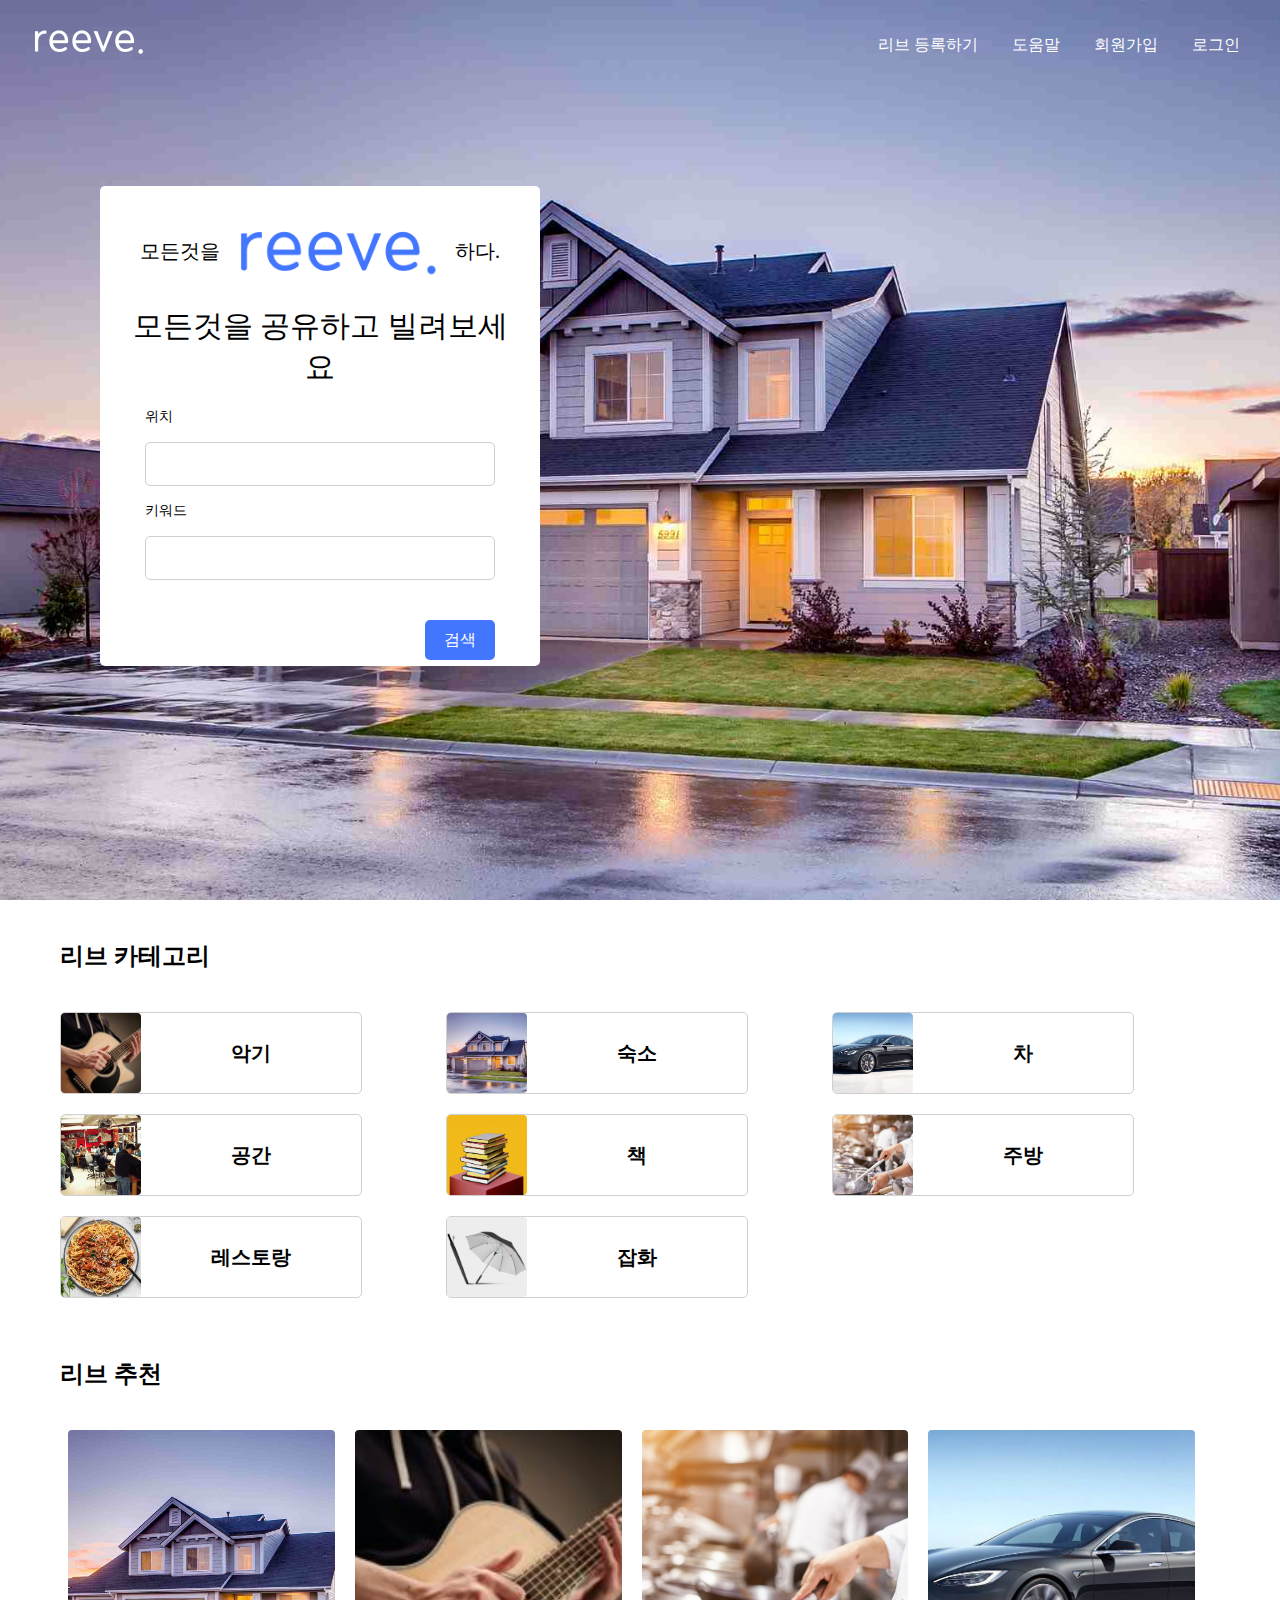
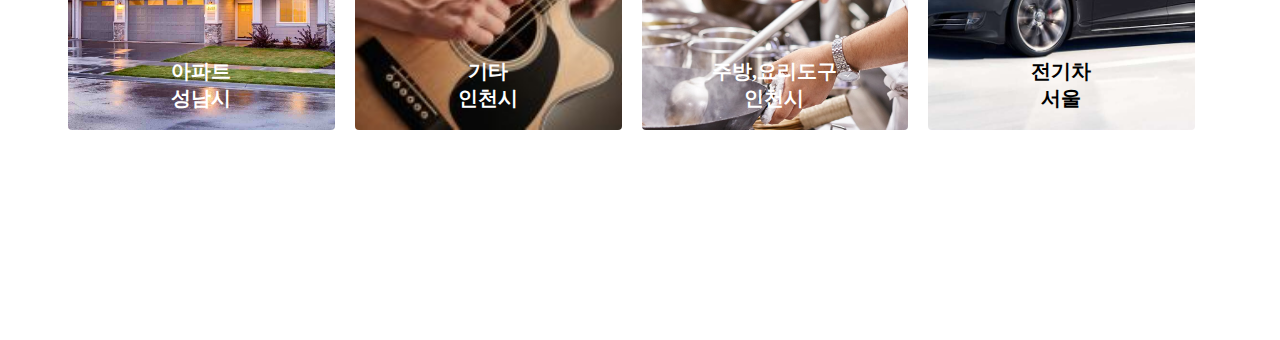
<file: index.html>
<!DOCTYPE html>
<html>

<head>
    <link rel="icon" type="image/ico" href="thumb@2x.png" />
    <title>reeve</title>
    <link rel="stylesheet" type="text/css" href="common.css">
    <script src="javaScript.js"></script>
    <meta name="viewport" content="width=device-width, user-scalable=no">
</head>

<body>
    <div class="backImage"></div>
    <div id="help">
        <span>
            <img src="help@2x.png" alt="">
        </span>
    </div>
    <div id="register">
        <span>
            <img src="register@2x.png" alt="">
        </span>
    </div>
    <nav>
        <div class="tool">
            <span onclick="register()">리브 등록하기</span>
            <span onclick="help()">도움말</span>
            <span>회원가입</span>
            <span onclick="register()">로그인</span>
        </div>
        <div class="logo" onclick="goHome()">
            <img src="reeve_logo_white@2x.png" alt="reeve_logo">
        </div>
        <div class="title">
            <center>
                <div class="everything">
                    <span class="verticalSpan">모든것을</span>
                    <img src="reeve_logo@2x.png" alt="reeve_logo" class="verticalSpan">
                    <span class="verticalSpan">하다.</span>
                </div>
                <div class="mobileText">
                    <span>모든것을 공유하고 빌려보세요</span>
                </div>
                <div class="location">
                    위치</br>
                    <input type="text"></br>
                    </br>
                    키워드</br>
                    <input type="text"></br>
                    <div class="rightTemp">
                        <button>검색</button>
                    </div>
                </div>
            </center>
        </div>
    </nav>
    <div class="explorer">
        <span>리브 카테고리</span>
        <div class="cate">
            <div class="thumbnail-wrap">
                <div class="thumbnail">
                    <div class="centered">
                        <img src="guitar.jpg" class="landscape">
                    </div>
                </div>
            </div>
            <div class="label">
                <span>악기</span>
            </div>
        </div>
        <div class="cate" onclick="homeGo()">
            <div class="thumbnail-wrap">
                <div class="thumbnail">
                    <div class="centered">
                        <img src="house.jpg" class="landscape">
                    </div>
                </div>
            </div>
            <div class="label">
                <span>숙소</span>
            </div>
        </div>
        <div class="cate" onclick="carGo()">
            <div class="thumbnail-wrap">
                <div class="thumbnail">
                    <div class="centered">
                        <img src="car.jpg" class="landscape">
                    </div>
                </div>
            </div>
            <div class="label">
                <span>차</span>
            </div>
        </div>
        <div class="cate">
            <div class="thumbnail-wrap">
                <div class="thumbnail">
                    <div class="centered">
                        <img src="space.jpg" class="landscape">
                    </div>
                </div>
            </div>
            <div class="label">
                <span>공간</span>
            </div>
        </div>
        <div class="cate">
            <div class="thumbnail-wrap">
                <div class="thumbnail">
                    <div class="centered">
                        <img src="books.jpg" class="landscape">
                    </div>
                </div>
            </div>
            <div class="label">
                <span>책</span>
            </div>
        </div>
        <div class="cate">
            <div class="thumbnail-wrap">
                <div class="thumbnail">
                    <div class="centered">
                        <img src="cook.jpg" class="landscape">
                    </div>
                </div>
            </div>
            <div class="label">
                <span>주방</span>
            </div>
        </div>
        <div class="cate">
            <div class="thumbnail-wrap">
                <div class="thumbnail">
                    <div class="centered">
                        <img src="dish.jpg" class="landscape">
                    </div>
                </div>
            </div>
            <div class="label">
                <span>레스토랑</span>
            </div>
        </div>
        <div class="cate">
            <div class="thumbnail-wrap">
                <div class="thumbnail">
                    <div class="centered">
                        <img src="rain.jpg" class="landscape">
                    </div>
                </div>
            </div>
            <div class="label">
                <span>잡화</span>
            </div>
        </div>
        <span>리브 추천</span>
        <div class="recommend">
            <div class="recontent" onclick="goSecond()">
                <span class="spanCon">아파트</br>성남시</span>
                <div class="image-wrap">
                    <div class="image">
                        <div class="centered">
                            <img src="house.jpg" class="landscape">
                        </div>
                    </div>
                </div>
            </div>
            <div class="recontent">
                <span class="spanCon">기타</br>인천시</span>
                <div class="image-wrap">
                    <div class="image">
                        <div class="centered">
                            <img src="guitar.jpg" class="landscape">
                        </div>
                    </div>
                </div>
            </div>
            <div class="recontent">
                <span class="spanCon">주방,요리도구</br>인천시</span>
                <div class="image-wrap">
                    <div class="image">
                        <div class="centered">
                            <img src="cook.jpg" class="landscape">
                        </div>
                    </div>
                </div>
            </div>
            <div class="recontent">
                <span class="spanCona">전기차</br>서울</span>
                <div class="image-wrap">
                    <div class="image">
                        <div class="centered">
                            <img src="car.jpg" class="landscape">
                        </div>
                    </div>
                </div>
            </div>
        </div>
    </div>
</body>

</html>
</file>
<file: common.css>
body {
    margin: 0px;
    width: 100%;
    top: 0px;
}

nav {
    height: 100vh;
    width: 100%;
    z-index: 100;
    position: absolute;
    left: 0;
    top: 0;
}

.tool {
    position: absolute;
    z-index: 2;
    right: 0px;
    height: 50px;
    margin-right: 40px;
    margin-top: 35px;
}

.tool>span {
    color: white;
    font-size: 16px;
    margin-left: 30px;
    padding-bottom: 25px;
    padding-top: 80px;
    transition: 0.5s all;
}

.tool:hover span {
    opacity: .2;
    filter: blur(1px);
}

.tool>span:hover {
    opacity: 1;
    filter: blur(0px);
}

.logo {
    height: 50px;
    width: 125px;
    padding-top: 16px;
    padding-left: 20px;
}

.logo>img {
    height: 50px;
    margin-left: 6px;
}

.backImage {
    background-image: url(house.jpg);
    height: 100vh;
    background-repeat: no-repeat;
    background-position: 50% 50%;
    background-size: cover;
    z-index: -1;
}

.title {
    height: 440px;
    width: 400px;
    background-color: white;
    border-radius: 5px;
    padding: 20px;
    margin-top: 120px;
    margin-left: 100px;
    font-size: 20px;
}

.everything>img {
    height: 90px;
}

.verticalSpan {
    vertical-align: middle;
}

.explorer {
    z-index: 1;
    background-color: white;
    height: 1000px;
    position: relative;
    padding: 0px 60px 0px 60px;
}

.explorer>span {
    display: block;
    font-size: 24px;
    margin-top: 40px;
    font-weight: bolder;
    margin-bottom: 40px;
}

.mobileText {
    display: block;
    font-size: 30px;
    color: black;
    width: 100%;
    margin-top: 0px;
}

.location {
    text-align: left;
    display: block;
    width: fit-content;
    margin-top: 20px;
    font-size: 14px;
}

.location>input {
    height: 40px;
    border-radius: 5px;
    border: 1px solid #D0D0D0;
    width: 330px;
    padding-left: 16px;
    margin-top: 16px;
    font-size: 14px;
}

.right {
    text-align: right;
}

.rightTemp {
    width: 100%;
    text-align: right;
}

.rightTemp>button {
    margin-top: 40px;
    border: 0px;
    color: white;
    width: 70px;
    height: 40px;
    font-size: 16px;
    border-radius: 5px;
    background-color: #4376FF;
}

.everything {
    margin-bottom: 10px;
}

.house2 {
    width: 100%;
    position: absolute;
    top: 90px;
    height: 2000px;
    background-color: white;
    padding-top: 80px;
    z-index: 12;
    border-radius: 20px;
    display: table-column;
    text-align: center;
}

.house2>span {
    display: block;
    position: absolute;
    margin-top: 20px;
    left: 2.5%;
    font-size: 30px;
    font-weight: bolder;
}

.house2>img {
    text-align: center;
    display: table-;
    width: 95%;
    border-top: 1px solid black;
    border-bottom: 1px solid black;
    border-radius: 20px;
}

#help {
    height: 0;
    background-color: white;
    width: 400px;
    position: absolute;
    right: 0px;
    top: 0px;
    z-index: 9;
    transition: 1s all;
    opacity: 0;
    margin-top: 100px;
    border-radius: 20px;
}

#help>span>img {
    width: 100%;
    height: auto;
}

#register {
    height: 0;
    background-color: white;
    width: 400px;
    position: absolute;
    right: 0px;
    top: 0px;
    z-index: 9;
    transition: 1s all;
    opacity: 0;
    margin-top: 100px;
    border-radius: 20px;
}

#register>span>img {
    width: 100%;
    height: auto;
}

.cate {
    width: 300px;
    height: 80px;
    border: 1px solid #D0D0D0;
    border-radius: 5px;
    display: inline-block;
    margin-right: 80px;
    margin-bottom: 20px;
}

.label {
    width: 220px;
    text-align: center;
    float: right;
    height: 100%;
    display: table;
}

.label>span {
    font-size: 20px;
    font-weight: bold;
    vertical-align: middle;
    display: table-cell;
}

.thumbnail-wrap {
    display: inline-block;
    width: 25%;
    vertical-align: middle;
}

.image-wrap {
    display: inline-block;
    width: 100%;
    vertical-align: middle;
    height: 100%;
}

.thumbnail-wrap img {
    display: block;
    max-width: 100%;
    height: auto;
}

.image-wrap img {
    display: block;
    max-width: 100%;
    height: auto;
}

.thumbnail {
    position: relative;
    padding-top: 100%;
    overflow: hidden;
    padding-top: 80px;
    width: 80px;
    border-radius: 4px;
}

.image {
    position: relative;
    overflow: hidden;
    border-radius: 4px;
    height: 100%;
}

.thumbnail img {
    position: absolute;
    top: 0;
    left: 0;
}

.thumbnail .centered {
    position: absolute;
    top: 0;
    left: 0;
    right: 0;
    bottom: 0;
    -webkit-transform: translate(50%, 50%);
    -ms-transform: translate(50%, 50%);
    transform: translate(50%, 50%);
}

.image .centered {
    position: absolute;
    top: 0;
    left: 0;
    right: 0;
    bottom: 0;
    -webkit-transform: translate(50%, 50%);
    -ms-transform: translate(50%, 50%);
    transform: translate(50%, 50%);
}

.thumbnail .centered img {
    -webkit-transform: translate(-50%, -50%);
    -ms-transform: translate(-50%, -50%);
    transform: translate(-50%, -50%);
}

.image .centered img {
    -webkit-transform: translate(-50%, -50%);
    -ms-transform: translate(-50%, -50%);
    transform: translate(-50%, -50%);
}

.thumbnail img.portrait {
    width: 100%;
    max-width: none;
    height: auto;
}

.thumbnail img.landscape {
    width: auto;
    max-width: none;
    height: 100%;
}

.image img.landscape {
    width: auto;
    max-width: none;
    height: 100%;
}

.recommend {
    width: 100%;
    height: 300px;
}

.recontent {
    margin-left: 0px;
    margin-right: 0px;
    display: inline-block;
    width: 23%;
    padding-left: 8px;
    padding-right: 8px;
    height: 100%;
}

.spanCon {
    z-index: 5;
    text-align: center;
    display: inline;
    position: absolute;
    width: 19.5%;
    padding: 8px;
    font-size: 20px;
    color: white;
    margin-top: 220px;
    font-weight: bold;
}

.spanCona {
    z-index: 5;
    text-align: center;
    display: inline;
    position: absolute;
    width: 19.5%;
    padding: 8px;
    font-size: 20px;
    color: black;
    margin-top: 220px;
    font-weight: bold;
}

@media screen and (max-width: 768px) {
    .tool {
        display: none;
    }

    .logo {
        padding-left: 16px;
    }

    .title {
        width: 100%;
        height: 500px;
        padding: 0px;
        margin-left: 0px;
        font-size: 16px;
        margin-top: 150px;
        border-radius: 0px;
    }

    .title>center>img {
        height: 70px;
    }

    nav {
        height: 100vh;
        width: 100%;
    }

    .backImage {
        min-height: 0px;
        width: auto;
        z-index: -1;
        top: 0px;
        height: 300px;
        background-image: url(house.jpg);
        background-size: cover;
        z-index: -1;
    }

    .mobileText {
        display: block;
        font-size: 25px;
        color: black;
        width: 100%;
        margin-top: 0px;
    }

    .explorer {
        position: absolute;
        top: 100%;
        width: auto;
        text-align: center;
        padding: 0;
    }

    .thumbnail-wrap {
        display: inline-block;
        width: 25%;
        vertical-align: middle;
        float: left;
    }

    .cate {
        margin-right: 0px;
        width: 300px;
    }

    .label {
        width: 220px;
    }


}
</file>
